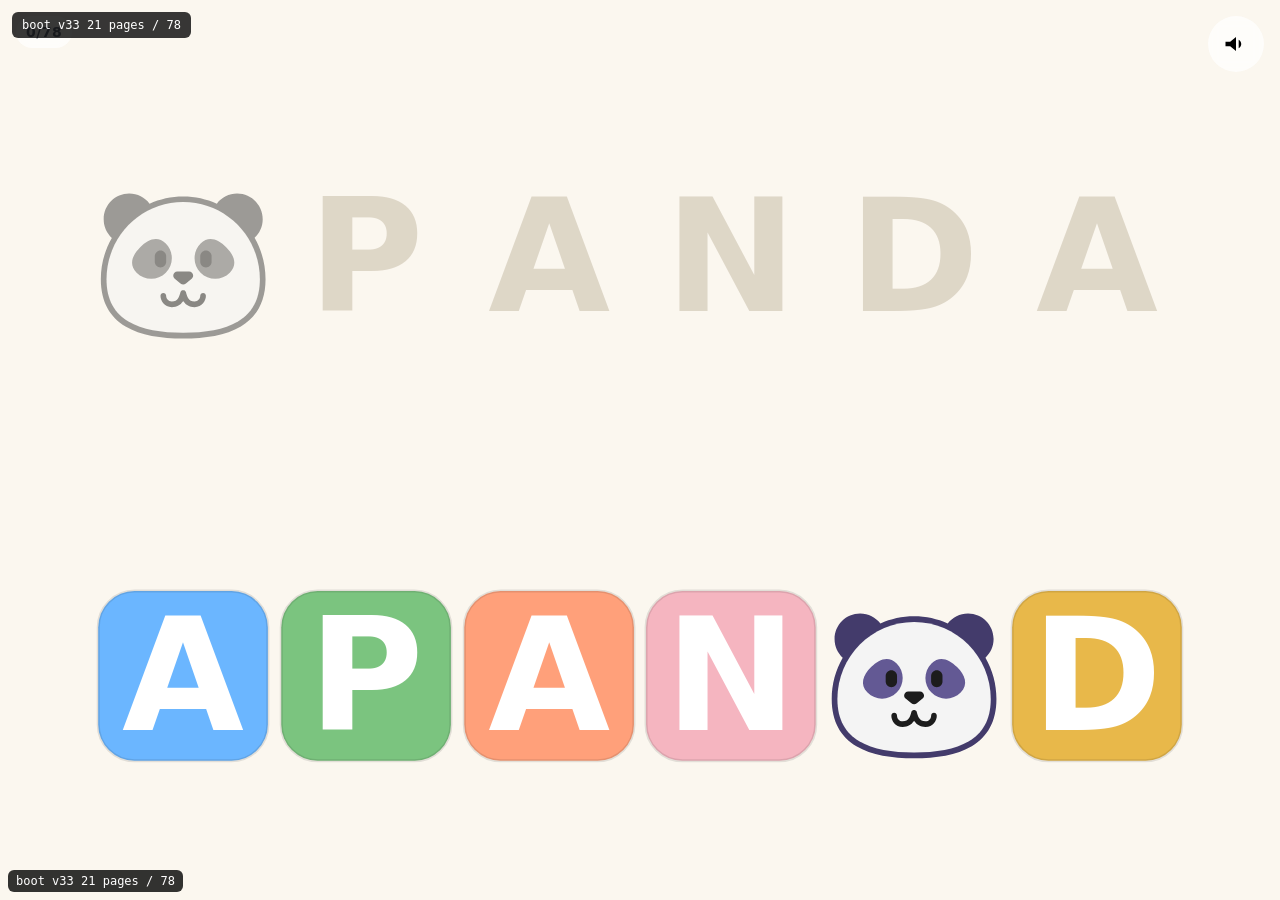
<file: index.html>
<!DOCTYPE html>
<html lang="en">
<head>
  <meta charset="UTF-8" />
  <meta name="viewport" content="width=device-width, initial-scale=1, viewport-fit=cover, user-scalable=no" />
  <meta name="apple-mobile-web-app-capable" content="yes" />
  <meta name="apple-mobile-web-app-status-bar-style" content="default" />
  <meta name="apple-mobile-web-app-title" content="Shapes" />
  <meta name="mobile-web-app-capable" content="yes" />
  <meta name="theme-color" content="#FBF7EF" />
  <title>Shapes</title>
  <link rel="manifest" href="manifest.json" />
  <link rel="apple-touch-icon" href="apple-touch-icon.png" />
  <link rel="icon" href="icon.svg" type="image/svg+xml" />
  <link rel="icon" href="icon-192.png" sizes="192x192" type="image/png" />
  <link rel="stylesheet" href="style.css" />
</head>
<body>
  <button id="mute" aria-label="Mute" title="Mute">
    <svg viewBox="0 0 24 24" width="28" height="28" aria-hidden="true">
      <path id="mute-on"  d="M3 10v4h4l5 4V6L7 10H3zm13.5 2c0-1.6-.9-3-2.2-3.7v7.4c1.3-.7 2.2-2.1 2.2-3.7z" />
      <path id="mute-off" d="M3 10v4h4l5 4V6L7 10H3zm14 0l4 4m0-4l-4 4" stroke="currentColor" stroke-width="2" fill="none" stroke-linecap="round" style="display:none" />
    </svg>
  </button>

  <div id="level-chip" aria-hidden="true"><span id="level-chip-label">L1</span></div>

  <svg id="stage" xmlns="http://www.w3.org/2000/svg" preserveAspectRatio="xMidYMid meet"></svg>

  <script src="interact.min.js"></script>
  <script src="shapes.js"></script>
  <script src="stats.js"></script>
  <script src="app.js"></script>
  <script>
    if ('serviceWorker' in navigator) {
      window.addEventListener('load', () => {
        navigator.serviceWorker.register('sw.js').catch(() => {});
      });
    }
  </script>
</body>
</html>
</file>
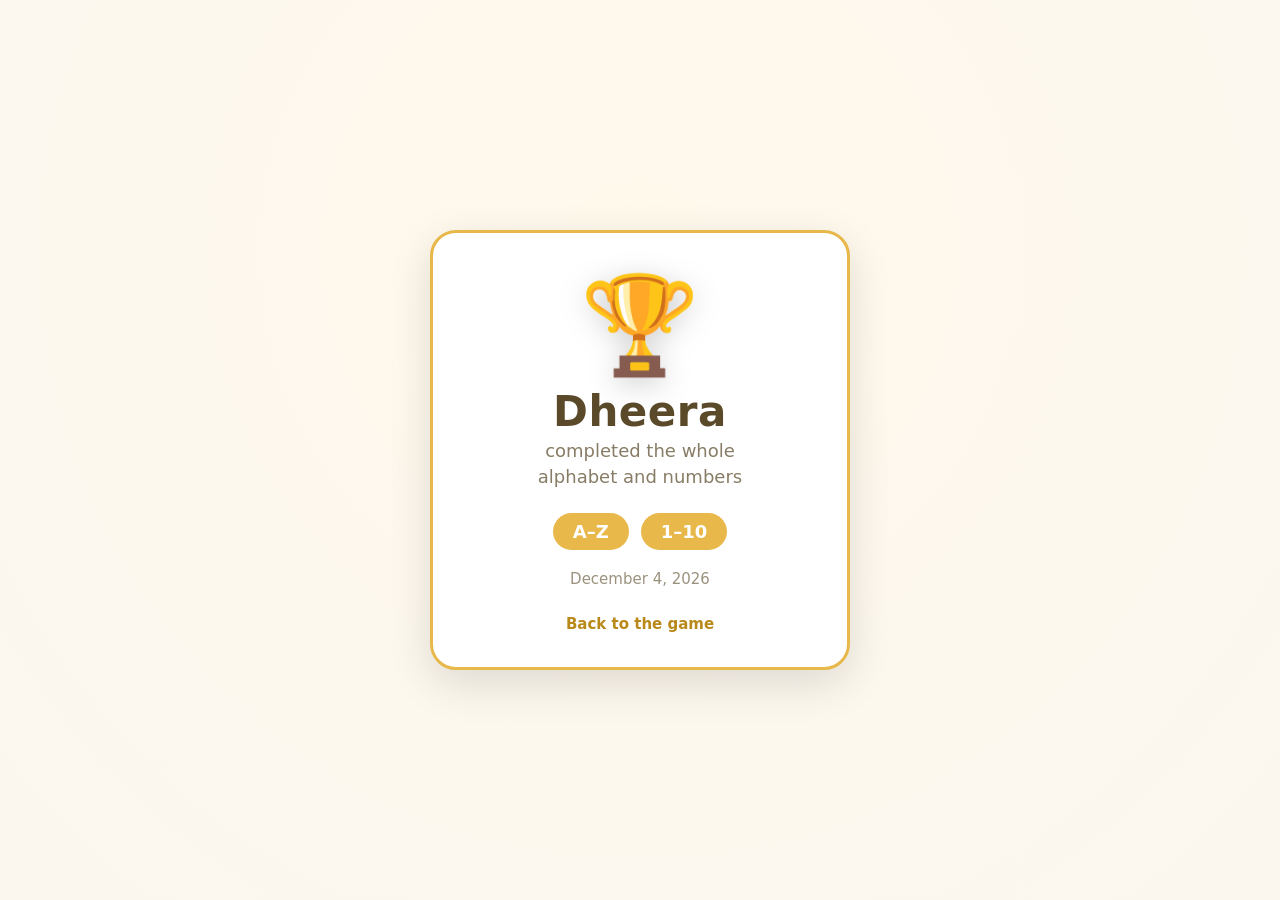
<file: showcase.html>
<!DOCTYPE html>
<html lang="en">
<head>
  <meta charset="UTF-8" />
  <meta name="viewport" content="width=device-width, initial-scale=1, viewport-fit=cover" />
  <meta name="apple-mobile-web-app-capable" content="yes" />
  <title>Dheera's Certificate</title>
  <style>
    :root { --bg: #FBF7EF; --ink: #5A4A2A; --gold: #E8B84B; }
    * { box-sizing: border-box; margin: 0; padding: 0; }
    html, body { height: 100%; }
    body {
      background: radial-gradient(circle at 50% 28%, #FFF9EC, var(--bg));
      font-family: -apple-system, BlinkMacSystemFont, "Nunito", system-ui, sans-serif;
      color: var(--ink);
      display: grid;
      place-items: center;
      padding: 24px;
    }
    .card {
      width: 100%;
      max-width: 420px;
      text-align: center;
      background: #fff;
      border: 3px solid var(--gold);
      border-radius: 26px;
      padding: 44px 28px 34px;
      box-shadow: 0 14px 44px rgba(0, 0, 0, 0.12);
    }
    .trophy {
      font-size: 96px;
      line-height: 1;
      filter: drop-shadow(0 6px 14px rgba(0, 0, 0, 0.18));
      animation: pop 700ms cubic-bezier(0.2, 1.4, 0.4, 1);
    }
    h1 { font-size: 42px; font-weight: 900; margin: 14px 0 2px; letter-spacing: 0.5px; }
    .did { font-size: 18px; line-height: 1.4; opacity: 0.72; }
    .sets { display: flex; gap: 12px; justify-content: center; margin: 24px 0 20px; }
    .sets span {
      background: var(--gold);
      color: #fff;
      font-weight: 800;
      font-size: 18px;
      padding: 8px 20px;
      border-radius: 999px;
    }
    .date { font-size: 15px; opacity: 0.6; margin-bottom: 26px; }
    .back { color: #B98A1A; font-weight: 700; text-decoration: none; font-size: 15px; }
    @keyframes pop { 0% { transform: scale(0); } 70% { transform: scale(1.12); } 100% { transform: scale(1); } }
  </style>
</head>
<body>
  <main class="card">
    <div class="trophy">🏆</div>
    <h1>Dheera</h1>
    <p class="did">completed the whole<br />alphabet and numbers</p>
    <div class="sets"><span>A–Z</span><span>1–10</span></div>
    <p class="date" id="date"></p>
    <a class="back" href="./index.html">Back to the game</a>
  </main>
  <script>
    (function () {
      var ts = 0;
      try { ts = parseInt(localStorage.getItem('shapes.completed_at') || '0', 10); } catch (e) {}
      var d = ts ? new Date(ts) : new Date();
      document.getElementById('date').textContent =
        d.toLocaleDateString(undefined, { day: 'numeric', month: 'long', year: 'numeric' });
    })();
  </script>
</body>
</html>
</file>
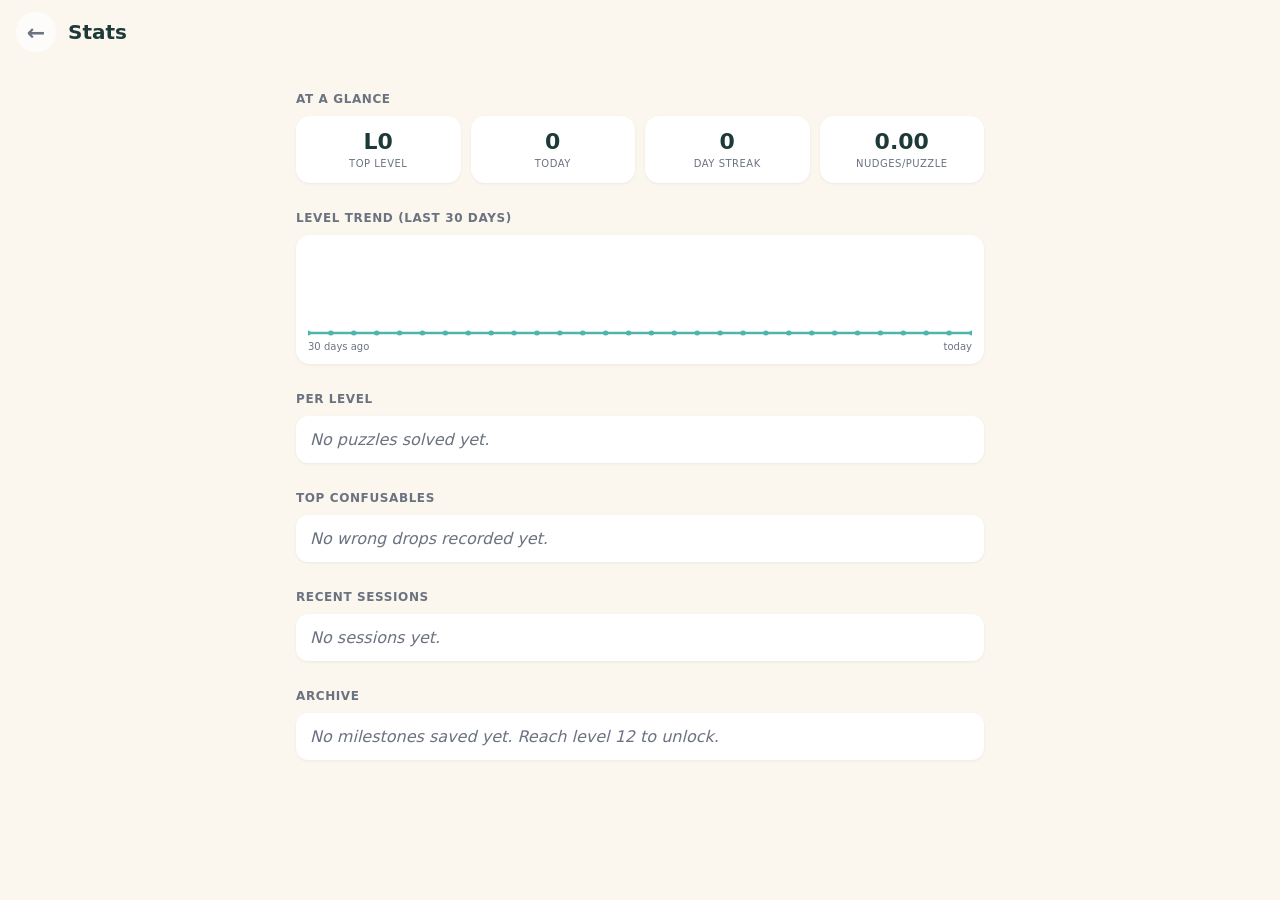
<file: stats.html>
<!DOCTYPE html>
<html lang="en">
<head>
  <meta charset="UTF-8" />
  <meta name="viewport" content="width=device-width, initial-scale=1, viewport-fit=cover" />
  <meta name="apple-mobile-web-app-capable" content="yes" />
  <meta name="apple-mobile-web-app-status-bar-style" content="default" />
  <meta name="theme-color" content="#FBF7EF" />
  <title>Dheera — Stats</title>
  <link rel="icon" href="icon.svg" type="image/svg+xml" />
  <link rel="stylesheet" href="stats-page.css" />
</head>
<body>
  <div class="topbar">
    <a class="back" href="./index.html" aria-label="Back to game">←</a>
    <h1>Stats</h1>
    <button class="save-btn" id="save-milestone" hidden>💾 Save milestone</button>
  </div>

  <main id="stats-root">
    <p class="loading">Loading…</p>
  </main>

  <script src="shapes.js"></script>
  <script src="stats.js"></script>
  <script src="stats-page.js"></script>
</body>
</html>
</file>
<file: style.css>
:root {
  --bg: #FBF7EF;
  --slot-outline: #C7BDA8;
  --slot-fill: rgba(255, 255, 255, 0.55);
  --hint: rgba(180, 200, 220, 0.35);
}

* { box-sizing: border-box; -webkit-tap-highlight-color: transparent; }

html, body {
  margin: 0;
  padding: 0;
  height: 100%;
  overflow: hidden;
  background: var(--bg);
  font-family: -apple-system, BlinkMacSystemFont, "Nunito", "SF Pro Rounded", system-ui, sans-serif;
  user-select: none;
  -webkit-user-select: none;
  touch-action: none;
  overscroll-behavior: none;
}

body {
  position: fixed;
  inset: 0;
  padding: env(safe-area-inset-top) env(safe-area-inset-right) env(safe-area-inset-bottom) env(safe-area-inset-left);
}

#stage {
  width: 100%;
  height: 100%;
  display: block;
  touch-action: none;
}

#mute {
  position: absolute;
  top: calc(16px + env(safe-area-inset-top));
  right: calc(16px + env(safe-area-inset-right));
  width: 56px;
  height: 56px;
  border-radius: 50%;
  border: none;
  background: rgba(255, 255, 255, 0.7);
  color: #6B7280;
  display: grid;
  place-items: center;
  cursor: pointer;
  z-index: 10;
  transition: transform 120ms ease-out, background 200ms;
  backdrop-filter: blur(6px);
  -webkit-backdrop-filter: blur(6px);
}
#mute:active { transform: scale(0.94); }
#mute.muted { background: rgba(230, 220, 200, 0.7); }

#level-chip {
  position: absolute;
  top: calc(16px + env(safe-area-inset-top));
  left: calc(16px + env(safe-area-inset-left));
  min-width: 44px;
  height: 32px;
  padding: 0 10px;
  border-radius: 16px;
  background: rgba(255, 255, 255, 0.7);
  color: #6B7280;
  font-size: 14px;
  font-weight: 700;
  letter-spacing: 0.5px;
  display: grid;
  place-items: center;
  z-index: 10;
  backdrop-filter: blur(6px);
  -webkit-backdrop-filter: blur(6px);
  user-select: none;
  cursor: pointer;
}
#level-chip.trophy {
  background: rgba(255, 220, 140, 0.85);
  color: #7A5A0A;
}
#level-chip.pressing {
  transform: scale(0.94);
  transition: transform 120ms ease-out;
}

#milestone-save-btn {
  position: fixed;
  left: 50%;
  bottom: calc(32px + env(safe-area-inset-bottom));
  transform: translateX(-50%);
  border: none;
  background: rgba(255, 220, 140, 0.95);
  color: #7A5A0A;
  padding: 14px 22px;
  border-radius: 26px;
  font-size: 16px;
  font-weight: 800;
  cursor: pointer;
  box-shadow: 0 4px 12px rgba(0,0,0,0.15);
  z-index: 20;
  animation: milestone-btn-in 400ms ease-out;
}
#milestone-save-btn:active { transform: translateX(-50%) scale(0.96); }
#milestone-save-btn:disabled { opacity: 0.6; }

@keyframes milestone-btn-in {
  from { opacity: 0; transform: translateX(-50%) translateY(20px); }
  to   { opacity: 1; transform: translateX(-50%) translateY(0); }
}

#finish-overlay {
  position: fixed;
  inset: 0;
  display: flex;
  flex-direction: column;
  align-items: center;
  justify-content: center;
  gap: 24px;
  background: rgba(251, 247, 239, 0.92);
  z-index: 50;
  animation: finish-fade 400ms ease-out;
  backdrop-filter: blur(4px);
  -webkit-backdrop-filter: blur(4px);
}
#finish-trophy {
  font-size: 40vmin;
  line-height: 1;
  filter: drop-shadow(0 8px 20px rgba(0, 0, 0, 0.18));
  animation: finish-pop 700ms cubic-bezier(0.2, 1.4, 0.4, 1);
}
#finish-sub {
  font-size: 22px;
  font-weight: 800;
  color: #7A5A0A;
}
#finish-cert {
  color: #B98A1A;
  font-weight: 700;
  font-size: 16px;
  text-decoration: none;
  border-bottom: 2px solid rgba(185, 138, 26, 0.4);
  padding-bottom: 2px;
}
#finish-again {
  border: none;
  background: rgba(255, 220, 140, 0.95);
  color: #7A5A0A;
  padding: 14px 28px;
  border-radius: 26px;
  font-size: 18px;
  font-weight: 800;
  cursor: pointer;
  box-shadow: 0 4px 12px rgba(0, 0, 0, 0.15);
}
#finish-again:active { transform: scale(0.96); }

@keyframes finish-pop {
  0%   { transform: scale(0); }
  70%  { transform: scale(1.15); }
  100% { transform: scale(1); }
}
@keyframes finish-fade {
  from { opacity: 0; }
  to   { opacity: 1; }
}
</file>
<file: stats-page.css>
:root {
  --bg: #FBF7EF;
  --card: #FFFFFF;
  --ink: #1E3A38;
  --muted: #6B7280;
  --line: #EAE4D8;
  --accent: #4DB6AC;
  --good: #7BC47F;
  --warn: #E8B84A;
  --hard: #E88A70;
}

* { box-sizing: border-box; -webkit-tap-highlight-color: transparent; }
html, body {
  margin: 0;
  padding: 0;
  background: var(--bg);
  color: #333;
  font-family: -apple-system, BlinkMacSystemFont, "Nunito", "SF Pro Rounded", system-ui, sans-serif;
  min-height: 100%;
}
body {
  padding: env(safe-area-inset-top) env(safe-area-inset-right) 48px env(safe-area-inset-left);
}

.topbar {
  display: grid;
  grid-template-columns: 44px 1fr auto;
  align-items: center;
  gap: 8px;
  padding: 12px 16px;
  position: sticky;
  top: 0;
  background: var(--bg);
  z-index: 10;
}
.topbar h1 {
  font-size: 20px;
  margin: 0;
  color: var(--ink);
}
.back {
  display: grid;
  place-items: center;
  width: 40px;
  height: 40px;
  border-radius: 50%;
  background: rgba(255,255,255,0.7);
  color: var(--muted);
  text-decoration: none;
  font-size: 22px;
  font-weight: 600;
}
.save-btn {
  border: none;
  background: rgba(255, 220, 140, 0.85);
  color: #7A5A0A;
  padding: 8px 14px;
  border-radius: 20px;
  font-size: 14px;
  font-weight: 700;
  cursor: pointer;
}
.save-btn:active { transform: scale(0.96); }

main {
  max-width: 720px;
  margin: 0 auto;
  padding: 0 16px;
}

.loading {
  color: var(--muted);
  text-align: center;
  margin: 40px 0;
}

section {
  margin-top: 28px;
}
section h2 {
  font-size: 12px;
  margin: 0 0 10px;
  color: var(--muted);
  letter-spacing: 0.6px;
  text-transform: uppercase;
  font-weight: 800;
}

.chips {
  display: grid;
  grid-template-columns: repeat(4, 1fr);
  gap: 10px;
}
.chip {
  background: var(--card);
  border-radius: 14px;
  padding: 14px 8px;
  text-align: center;
  box-shadow: 0 1px 3px rgba(0,0,0,0.06);
}
.chip-value {
  font-size: 22px;
  font-weight: 700;
  color: var(--ink);
  line-height: 1.1;
}
.chip-label {
  font-size: 10px;
  color: var(--muted);
  text-transform: uppercase;
  letter-spacing: 0.5px;
  margin-top: 4px;
}

.sparkline-card {
  background: var(--card);
  border-radius: 14px;
  padding: 12px;
  box-shadow: 0 1px 3px rgba(0,0,0,0.06);
}
.sparkline-card svg { display: block; }
.sparkline-axis {
  display: flex;
  justify-content: space-between;
  color: var(--muted);
  font-size: 10px;
  margin-top: 4px;
}

table {
  width: 100%;
  border-collapse: collapse;
  background: var(--card);
  border-radius: 12px;
  overflow: hidden;
  box-shadow: 0 1px 3px rgba(0,0,0,0.06);
}
th, td {
  padding: 8px 12px;
  text-align: left;
  font-size: 14px;
}
th {
  background: #F3F0E8;
  font-weight: 700;
  color: var(--muted);
  font-size: 11px;
  text-transform: uppercase;
  letter-spacing: 0.5px;
}
tr + tr td { border-top: 1px solid var(--line); }

.status-good { color: var(--good); font-weight: 700; }
.status-warn { color: var(--warn); font-weight: 700; }
.status-hard { color: var(--hard); font-weight: 700; }

.confusables {
  background: var(--card);
  border-radius: 12px;
  padding: 8px 4px;
  box-shadow: 0 1px 3px rgba(0,0,0,0.06);
  margin: 0;
}
.confusables li {
  list-style: none;
  padding: 8px 14px;
  font-size: 15px;
  border-bottom: 1px solid var(--line);
  display: flex;
  justify-content: space-between;
  align-items: center;
}
.confusables li:last-child { border-bottom: none; }
.confusables .count {
  color: var(--muted);
  font-weight: 700;
  font-size: 13px;
}

.archive {
  background: var(--card);
  border-radius: 12px;
  padding: 4px 0;
  box-shadow: 0 1px 3px rgba(0,0,0,0.06);
}
.archive-row {
  display: flex;
  justify-content: space-between;
  align-items: center;
  padding: 12px 14px;
  border-bottom: 1px solid var(--line);
}
.archive-row:last-child { border-bottom: none; }
.archive-download {
  border: none;
  background: transparent;
  color: var(--accent);
  font-weight: 700;
  font-size: 14px;
  cursor: pointer;
}

.empty {
  color: var(--muted);
  font-style: italic;
  background: var(--card);
  border-radius: 12px;
  padding: 14px;
  box-shadow: 0 1px 3px rgba(0,0,0,0.06);
  margin: 0;
}
</file>
